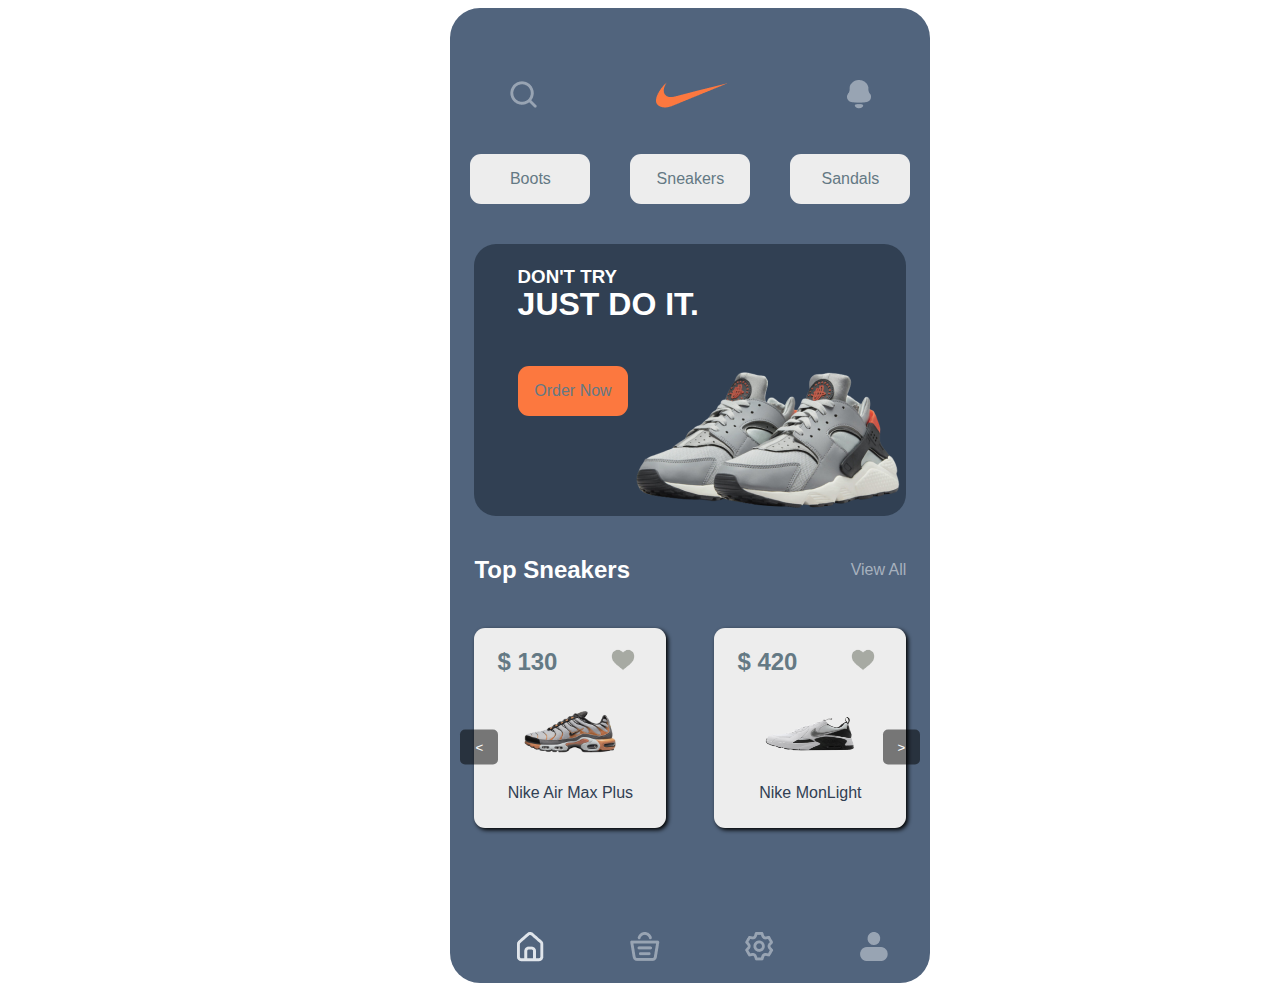
<file: index.html>
<!DOCTYPE html>
<html lang="eng">
<head>
  <meta charset="UTF-8">
  <meta name="viewport" content="width=device-width, initial-scale=1.0">
  <title>NikeEng</title>
  <link rel="stylesheet" href="Styles/style.css">
</head>
<body>
  <div class="iPhone">
    <div class="header">
      <div>
        <img src="images/search.png" alt="" >
      </div>
      <div>
        <img src="images/Nike.png" alt="">
      </div>
      <div>
        <img src="images/bell.png" alt="">
      </div>
    </div>
    <div class="choose">
      <a class="choose-icon" href="">Boots</a>
      <a class="choose-icon" href="">Sneakers</a>
      <a class="choose-icon" href="">Sandals</a>
    </div>
    <div class="ad">
      <div class="ad1">
        <h3>DON'T TRY</h3>
        <h1>JUST DO IT.</h1>
      </div>
      <div class="ad2">
        <a class="ad2-1" href="">Order Now</a>
        <div><img src="images/nike3.png" alt=""></div>
      </div>
    </div>
    <div class="Sneakers">
      <div><h2>Top Sneakers</h2></div>
      <div><p>View All</p></div>
    </div>
    <div class="cards-container">
      <div class="cards">
        <a class="card" href="card.html">
          <div class="price">
            <div><h2>$ 130</h2></div>
            <div><img src="images/like.png" alt="" width="40"></div>
          </div>
          <div class="Sneakers-img">
            <div><img src="images/nike2.png" alt="" width="100px"></div>
            <div><p>Nike Air Max Plus</p></div>
          </div>
        </a>
        <a class="card" href="card1.html">
          <div class="price">
            <div><h2>$ 420</h2></div>
            <div><img src="images/like.png" alt="" width="40"></div>
          </div>
          <div class="Sneakers-img">
            <div><img src="images/nike1.png" alt="" width="100px" height="68px"></div>
            <div><p>Nike MonLight</p></div>
          </div>
        </a>
        <a class="card" href="card.html">
          <div class="price">
            <div><h2>$ 530</h2></div>
            <div><img src="images/like.png" alt="" width="40"></div>
          </div>
          <div class="Sneakers-img">
            <div><img src="images/nike2.png" alt="" width="100px"></div>
            <div><p>Nike Air Max Plus</p></div>
          </div>
        </a>
        <a class="card" href="card1.html">
          <div class="price">
            <div><h2>$ 200</h2></div>
            <div><img src="images/like.png" alt="" width="40"></div>
          </div>
          <div class="Sneakers-img">
            <div><img src="images/nike1.png" alt="" width="100px" height="68px"></div>
            <div><p>Nike MonLight</p></div>
          </div>
        </div>
      </a>
      <button class="slider-button slider-button-prev"><</button>
      <button class="slider-button slider-button-next">></button>
    </div>
    <div class="footer">
      <div><img src="images/home.png" alt=""></div>
      <div><img src="images/shopping bag.png" alt=""></div>
      <div><img src="images/settings.png" alt=""></div>
      <div><img src="images/profile.png" alt=""></div>
    </div>
  </div>
  <script src="js/js1.js"></script>
</body>
</html>
</file>
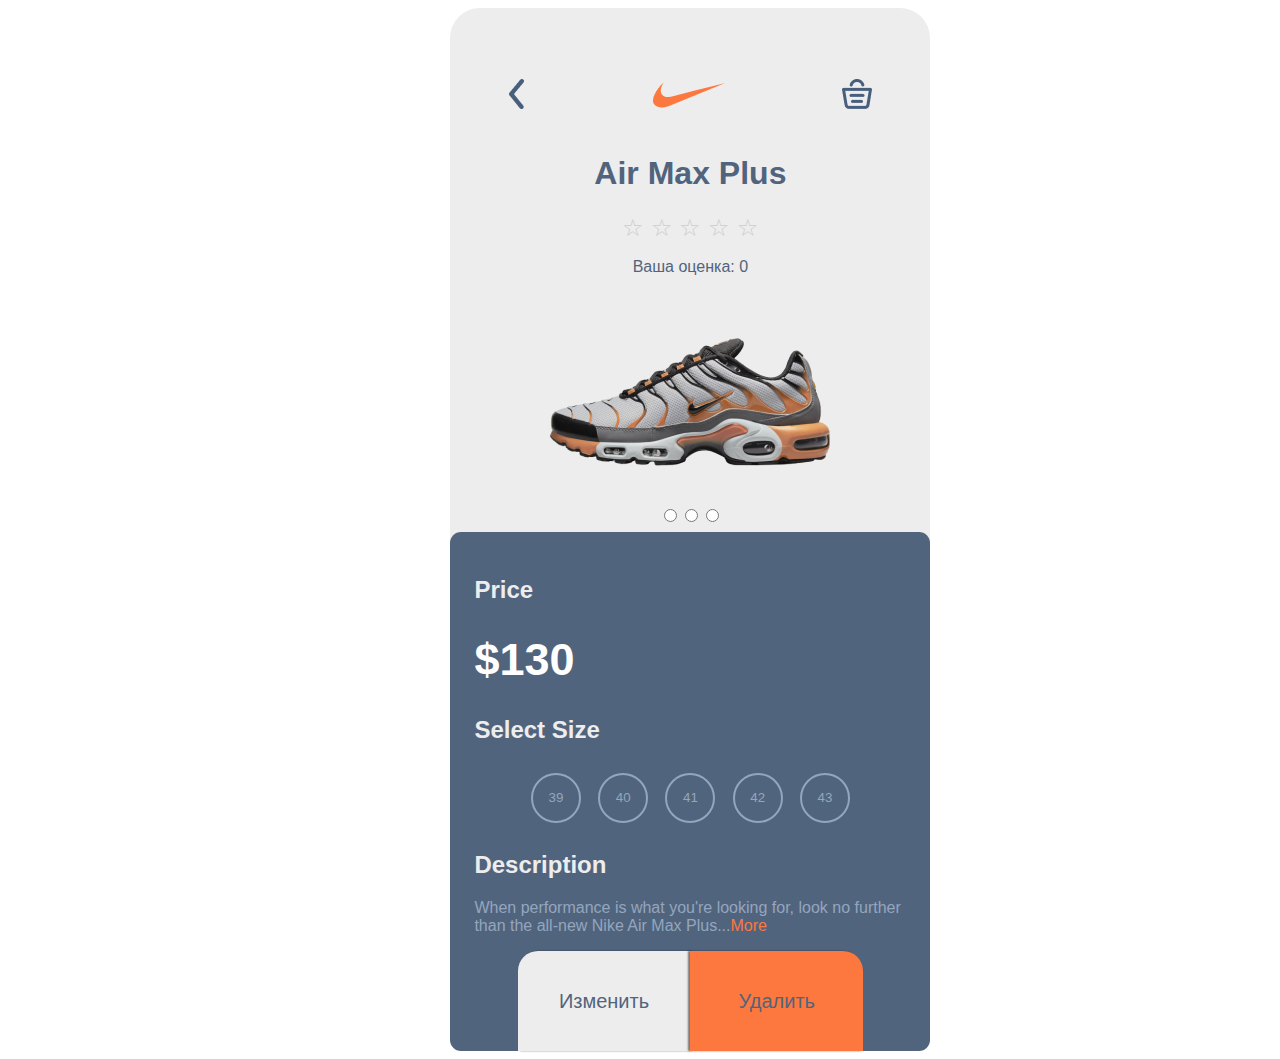
<file: card.html>
<!DOCTYPE html>
<html lang="eng">
<head>
  <meta charset="UTF-8">
  <meta name="viewport" content="width=device-width, initial-scale=1.0">
  <title>NikeEng</title>
  <link rel="stylesheet" href="Styles/style1.css">
</head>
<body>
  <div class="iPhone">
    <div class="header">
      <a href="index.html" class="heads">
        <img src="images/back.png" alt="">
      </a>
      <a>
        <img src="images/Nike.png" alt="">
      </a>
      <a>
        <img src="images/shopping bag_2.png" alt="">
      </a>
    </div>
    <div class="card">
      <h1>Air Max Plus</h1>
      <div class="rating">
        <span class="star" data-value="1">☆</span>
        <span class="star" data-value="2">☆</span>
        <span class="star" data-value="3">☆</span>
        <span class="star" data-value="4">☆</span>
        <span class="star" data-value="5">☆</span>
      </div>
      <p>Ваша оценка: <span id="rating-value">0</span></p>    
      <img src="images/nike2.png" alt="">
      <div class="img-controle">
          <input type="radio" name="contact"/>
          <label></label>
          <input type="radio"name="contact" />
          <label></label>
          <input type="radio"name="contact"/>
          <label></label>
      </div>
    </div>
    <div class="down-pricelist">
      <div class="down-pricelist-pad">
        <h2>Price</h2>
        <h1>$130</h1>
        <h2>Select Size</h2>
        <div class="size-controle">
          <button class="size">
            39
          </button>
          <button class="size">
            40
          </button>
          <button class="size">
            41
          </button>
          <button class="size">
            42
          </button>
          <button class="size">
            43
          </button>
        </div>
        <h2>Description</h2>
        <p>When performance is what you're looking for, look no further than the
          all-new Nike Air Max Plus...<a href="" class="a1">More</a>
        </p>
        <div class="down">
          <div class="down-del">
            <a class="down-del-but">Изменить</a>
            <a class="down-del-but1">Удалить</a>
          </div>          
        </div>
      </div>
    </div>
  </div>
  <script src="js/js2.js"></script>
</body>
</html>
</file>
<file: Styles/style.css>
.font-styleNIKE{
    font-family: 'NIKE', sans-serif;
    src: url('../fnts/NIKE.ttf') format('truetype');
}
body{
    font-family: 'NIKE';
}
.iPhone{
    background-color: #51647d;
    max-width: 480px;
    min-height: 975px;
    border-radius: 30px;
    font-family: 'NIKE', sans-serif;
    margin-left: 35%;
}
.header{
    display: flex;
    justify-content: space-around;
    align-items: center;
    padding-top: 50px;
}
.choose{
    display: flex;
    justify-content: space-around;
    align-items: center;
    padding-top: 20px;
}
.choose-icon{
    border-radius: 11px;
    background-color: rgb(237, 237, 237);
    width: 25%;
    height: 50px;
    text-align: center;
    color: rgb(100, 121, 132);
    display: flex;
    justify-content: center;
    align-items: center;
    text-decoration: none;
}
.choose-icon:hover{
    transform: scale(1.05);
}
.ad{
    background-color: #314053;
    width: 90%;
    margin-left: 5%;
    margin-right: 5%;
    border-radius: 22px;
}
.ad:hover{
    transform: scale(1.05);
}
.ad1{
    color: white;
    padding-left: 10%;
    margin-top: 40px;
    padding-top: 5%;
}
.ad1 h3, .ad1 h1{
    height: 20px;
    margin: 0;
}
.ad1 h1{
    margin-bottom: 60px;
}
.ad2{
    display: flex;
    justify-content: space-around;
}
.ad2-1{
    background-color: #fc783f;
    border-radius: 11px;
    color: rgb(100, 121, 132);
    display: flex;
    justify-content: center;
    align-items: center;
    width: 30%;
    height: 50px;
    margin-left: 10%;
    text-decoration: none;
}
.Sneakers{
    display: flex;
    justify-content: space-between;
    align-items: center;
    margin-left: 5%;
    margin-right: 5%;
    padding-top: 20px;
}
.Sneakers h2{
    color: white;
}
.Sneakers p{
    color:#a7b1be;
}
.cards-container{
    position: relative;
    overflow: hidden;
    width: 100%;
    padding-top: 20px;
    margin-bottom: 20px;
}
.cards{
    height: 250px;
    display: flex;
    justify-content: space-around;
    transition: transform 0.3s ease;
}
.card{
    background-color: rgb(237, 237, 237);
    width: 40%;
    height: 200px;
    border-radius: 11px;
    margin-top: 5px;
    margin-left: 5%;
    margin-right: 5%;
    flex-shrink: 0; /* не дает карте сжаться */
    box-shadow: 2px 2px 4px black;
    text-decoration: none;
}
.card:hover{ /*ховерочек*/
    transform: scale(1.05);
}
.price{
    display: flex;
    justify-content: space-around;
    align-items: center;
    color: rgb(100, 121, 132);
}
.slider-button{
    position: absolute; 
    top: 50%;           
    transform: translateY(-50%);
    background-color: rgba(0, 0, 0, 0.5);
    color: rgb(255, 255, 255);
    border: none;
    padding: 10px 15px;
    cursor: pointer;
    z-index: 10;
    border-radius: 5px;
}
.slider-button-prev {
    left: 10px;           
}

.slider-button-next {
    right: 10px; 
}
.Sneakers-img{
    display: flex;
    flex-direction: column;
    justify-content: center;
    align-items: center;
    color: #314053;
}
.footer{
    display: flex;
    justify-content: space-around;
    align-items: center;
    margin-left: 5%;
    margin-left: 5%;
    padding-top: 20px;
}
</file>
<file: Styles/style1.css>
.font-styleNIKE{
    font-family: 'NIKE', sans-serif;
    src: url('../fnts/NIKE.ttf') format('truetype');
}
body{
    font-family: 'NIKE';
}
.iPhone{
    background-color: rgb(237, 237, 237);
    max-width: 480px;
    min-height: 975px;
    border-radius: 30px;
    font-family: 'NIKE', sans-serif;
    margin-left: 35%;
}
.header{
    display: flex;
    justify-content: space-around;
    align-items: center;
    padding-top: 50px;
}
.heads{
    width: 27px;
}
.card{
    text-align: center;
    color: #51647d;
}
.rating {
    font-size: 24px;
    color: #ccc;
    display: inline-block;
  }

  .star {
    cursor: pointer;
    transition: color 0.2s;
  }

  .star.hovered {
    color: gold;
  }
.img-controle{
    display: flex;
    justify-content: center;
    margin-bottom: 10px;
}
.img{
    border-radius: 50%;
    width: 50px;
    height: 50px;
    border: 2px solid  #94a6bd;
    color:  #94a6bd;
    display: flex;
    align-items: center;
    justify-content: center;
    margin: 2%;
    text-decoration: none;
}
.down-pricelist{
    background-color: #51647d;
    border-radius: 11px;
    
}
.down-pricelist-pad{
    padding: 5%;
    padding-bottom: 0;
}
.down-pricelist-pad h2{
    color: rgb(237, 237, 237);
}
.down-pricelist-pad h1{
    color: white;
    font-size: 45px;
}
.down-pricelist-pad p{
    color: #94a6bd;
}
.size-controle{
    display: flex;
    justify-content: center;
}
.size{
    border-radius: 50%;
    width: 50px;
    height: 50px;
    border: 2px solid  #94a6bd;
    color:  #94a6bd;
    display: flex;
    align-items: center;
    justify-content: center;
    margin: 2%;
    text-decoration: none;
    background-color: #51647d;
}
.a1{
    color: #fc783f;
    text-decoration: none;
}
.size:hover{
    transform: scale(1.1);
    border: 2px solid #fc783f;
    color: #fc783f;
}
.down-del{
    display: flex;
    justify-content: center;
}
.down-del-but{
    background-color: rgb(237, 237, 237);
    width: 40%;
    height: 100px;
    border-radius:20px 0px 0px 0px;
    box-shadow: 2px 0px 2px rgba(0,0,0,0.5);
    display: flex;
    align-items: center;
    justify-content: center;
    color:  #51647d;
    font-size: 20px;
}
.down-del-but:hover{
    transform: scale(1.05);
}
.down-del-but1{
    background-color: #fc783f;
    width: 40%;
    height: 100px;
    border-radius:0px 20px 0px 0px;
    box-shadow: -2px 0px 2px rgba(0,0,0,0.5);
    display: flex;
    align-items: center;
    justify-content: center;
    color:  #51647d;
    font-size: 20px;
}
.down-del-but1:hover{
    transform: scale(1.05);
}
</file>
